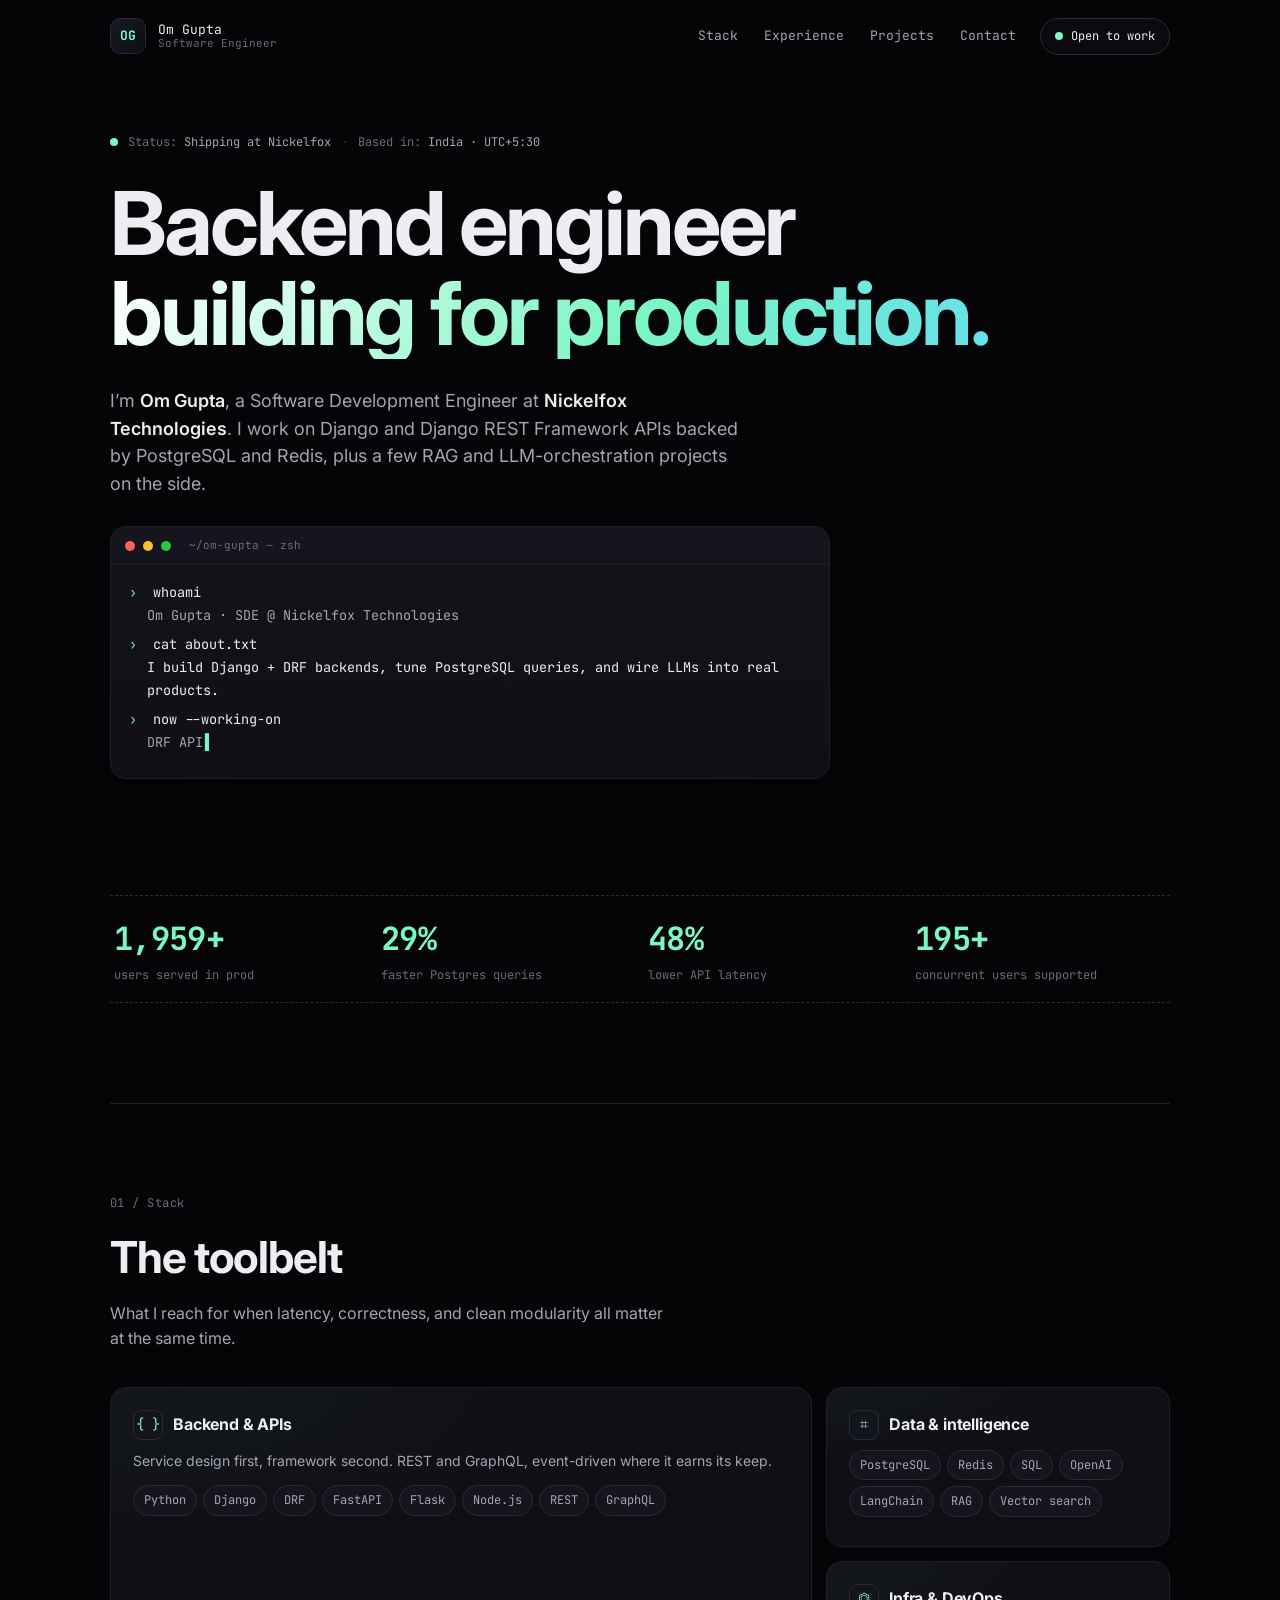
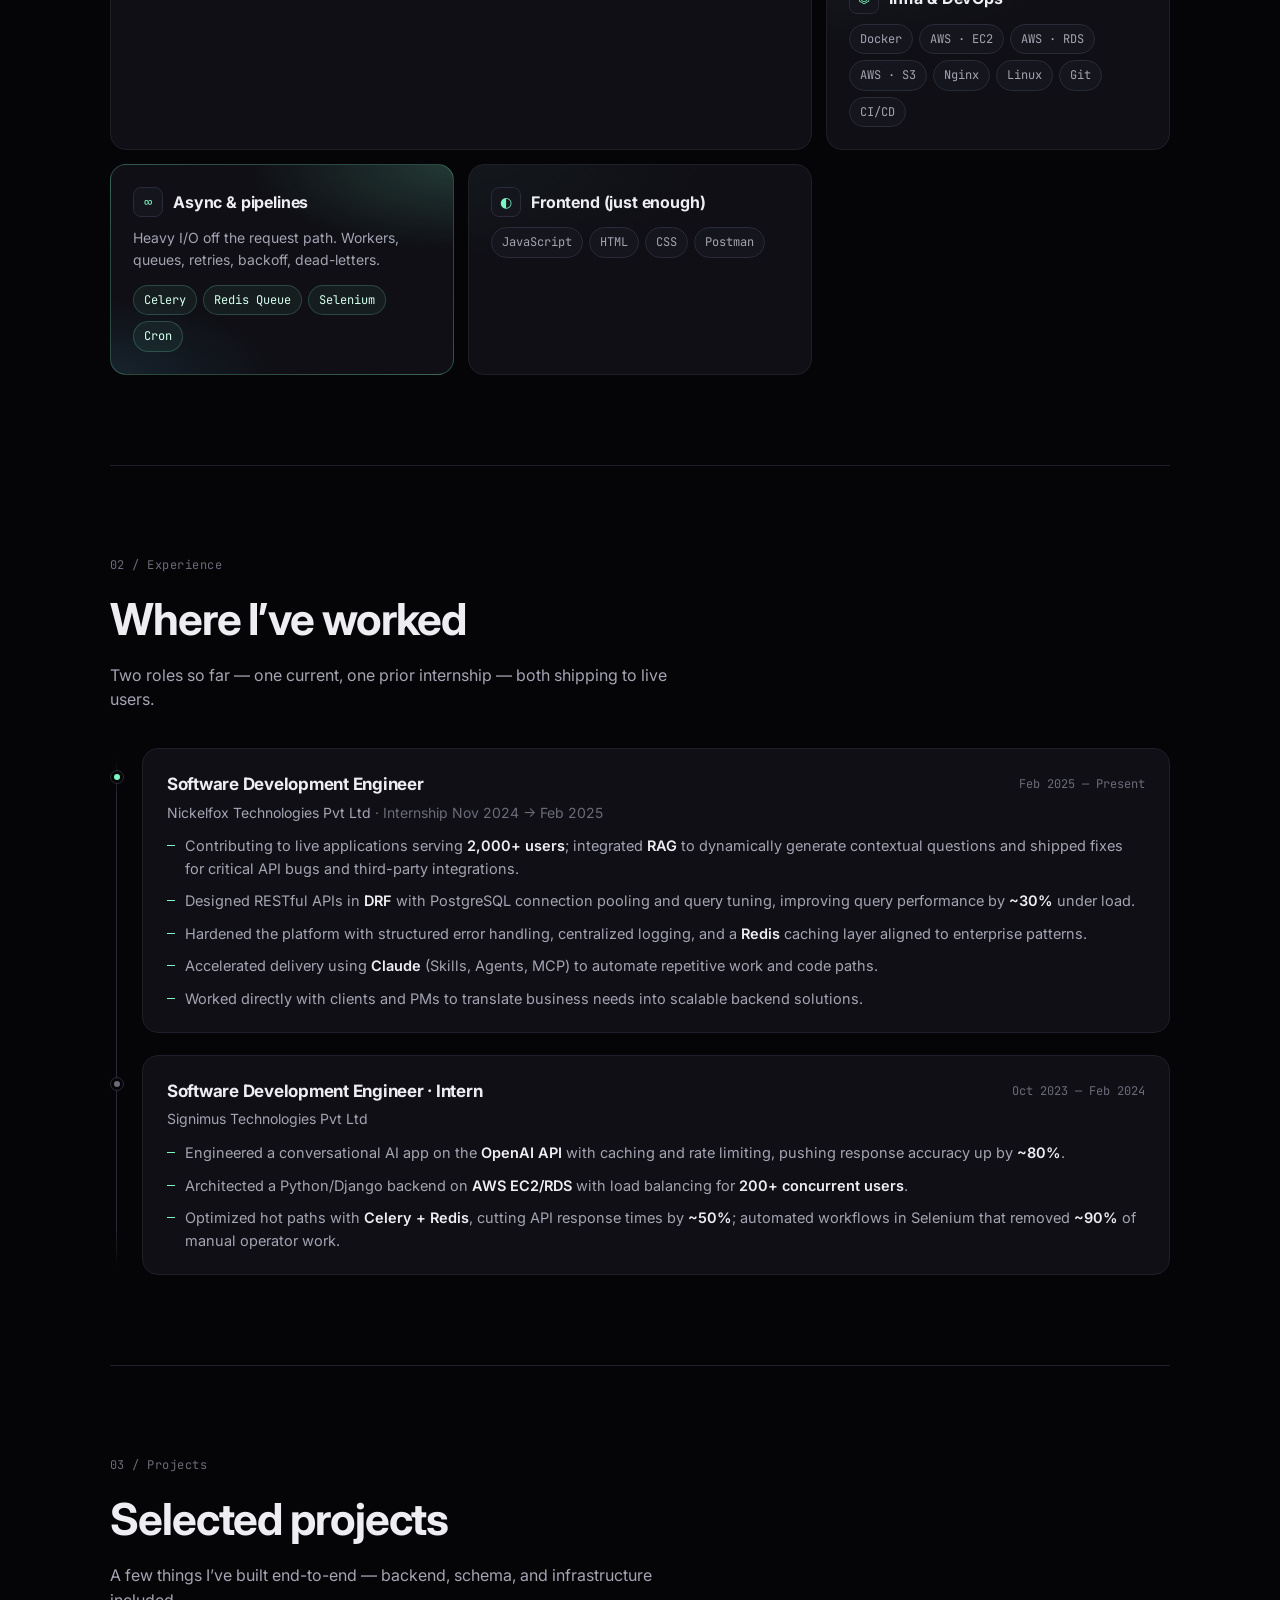
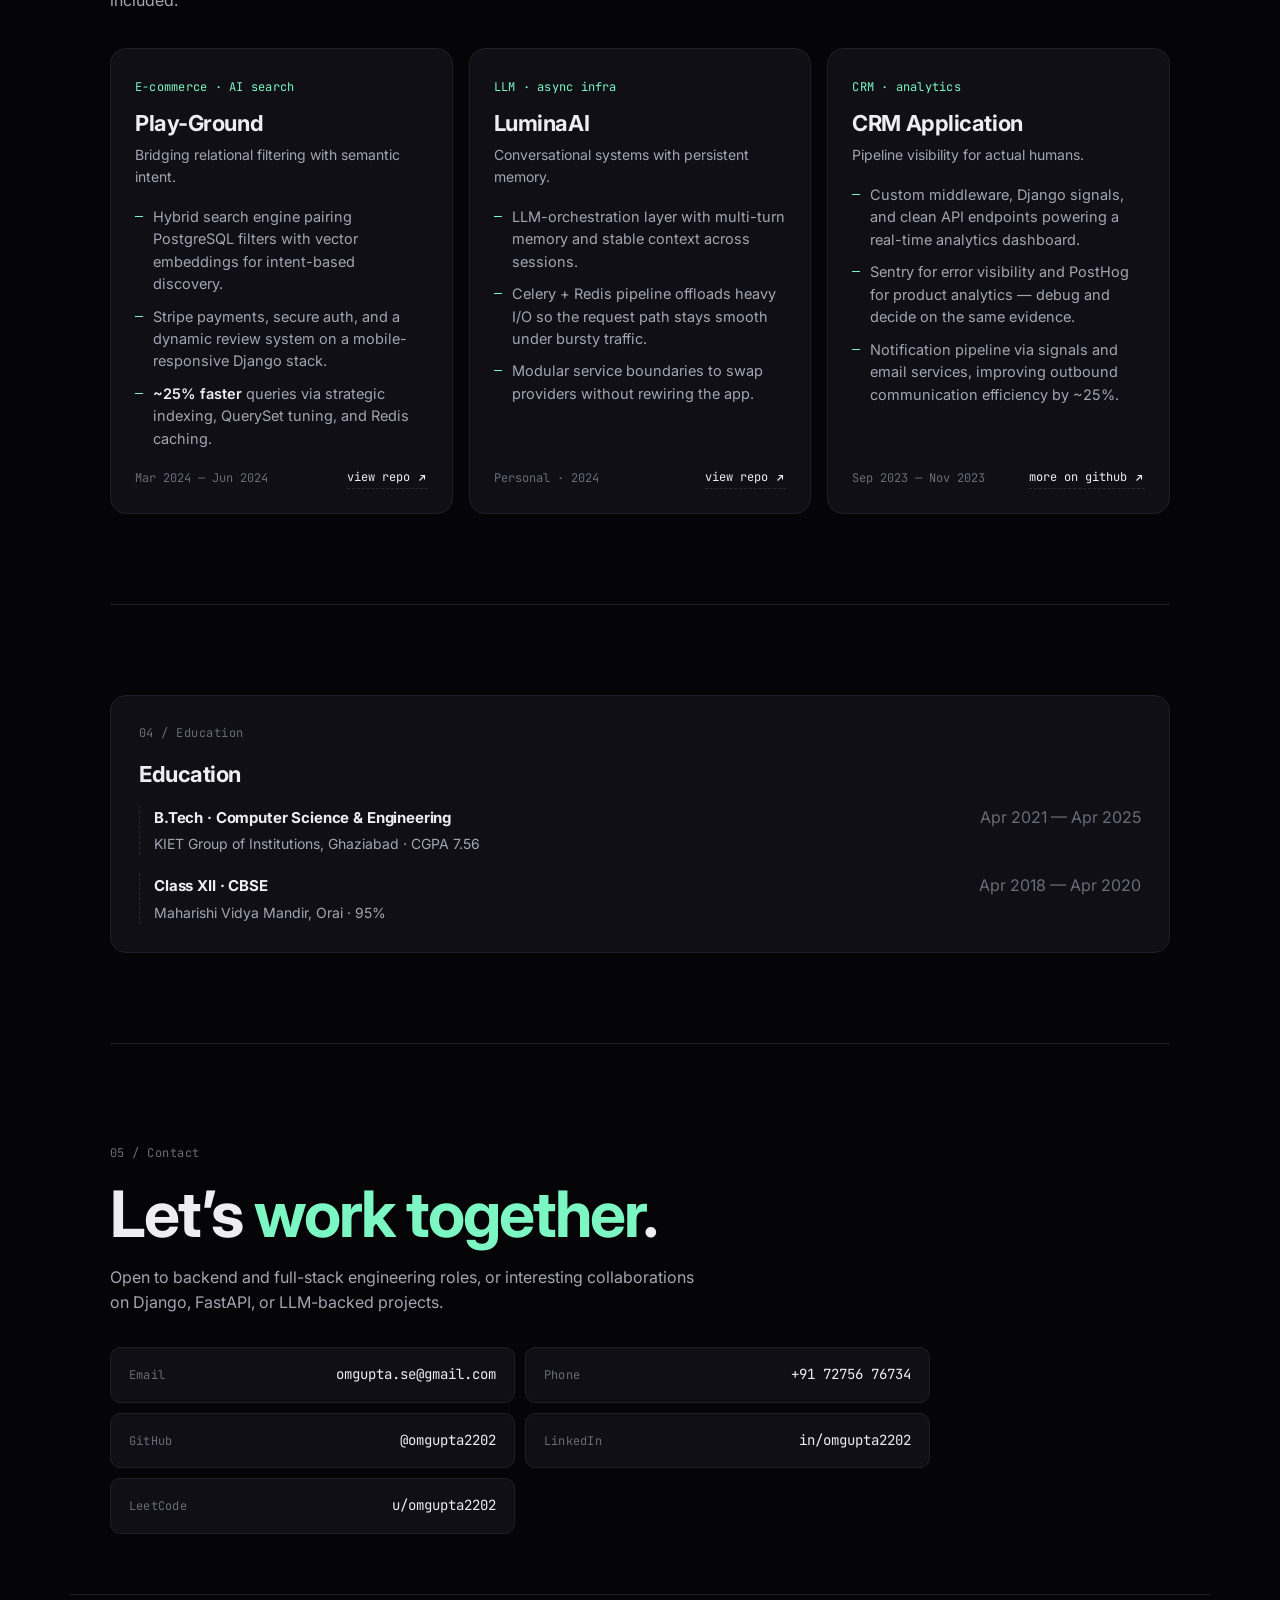
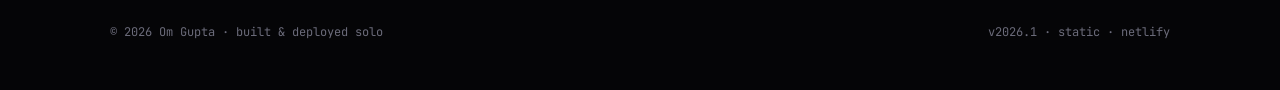
<file: index.html>
<!doctype html>
<html lang="en">
  <head>
    <meta charset="utf-8" />
    <meta name="viewport" content="width=device-width, initial-scale=1, viewport-fit=cover" />
    <meta name="theme-color" content="#050505" />
    <title>Om Gupta — Backend Systems Engineer</title>
    <meta
      name="description"
      content="Om Gupta — Backend Systems Engineer specializing in distributed systems, scalable APIs, and AI orchestration. Sub-100ms responses, zero downtime."
    />
    <meta name="author" content="Om Gupta" />

    <meta property="og:title" content="Om Gupta — Backend Systems Engineer" />
    <meta
      property="og:description"
      content="Distributed systems · AI orchestration · Sub-100ms responses."
    />
    <meta property="og:type" content="website" />

    <link rel="preconnect" href="https://fonts.googleapis.com" />
    <link rel="preconnect" href="https://fonts.gstatic.com" crossorigin />
    <link
      href="https://fonts.googleapis.com/css2?family=Inter:wght@300;400;500;600;700;800&family=JetBrains+Mono:wght@300;400;500;600;700&display=swap"
      rel="stylesheet"
    />
    <link rel="stylesheet" href="styles.css" />
  </head>
  <body>
    <!-- Ambient grid + gradient backdrop -->
    <div class="backdrop" aria-hidden="true">
      <div class="backdrop__grid"></div>
      <div class="backdrop__glow backdrop__glow--a"></div>
      <div class="backdrop__glow backdrop__glow--b"></div>
    </div>

    <!-- Top navigation -->
    <header class="nav">
      <a href="#top" class="nav__brand">
        <span class="nav__brand-mark">OG</span>
        <span class="nav__brand-meta">
          <span class="nav__brand-name">Om Gupta</span>
          <span class="nav__brand-role">Software Engineer</span>
        </span>
      </a>
      <nav class="nav__links">
        <a href="#stack">Stack</a>
        <a href="#experience">Experience</a>
        <a href="#projects">Projects</a>
        <a href="#contact">Contact</a>
      </nav>
      <a class="nav__cta" href="mailto:omgupta.se@gmail.com">
        <span class="dot dot--live"></span>
        <span>Open to work</span>
      </a>
    </header>

    <main id="top">
      <!-- Hero -->
      <section class="hero">
        <div class="hero__meta">
          <span class="dot dot--live"></span>
          <span class="hero__meta-text">
            <span class="muted">Status:</span> Shipping at Nickelfox
          </span>
          <span class="hero__meta-sep">·</span>
          <span class="hero__meta-text">
            <span class="muted">Based in:</span> India · UTC+5:30
          </span>
        </div>

        <h1 class="hero__title">
          <span class="hero__title-line">Backend engineer</span>
          <span class="hero__title-line hero__title-line--accent">building for production.</span>
        </h1>

        <p class="hero__sub">
          I’m <strong>Om Gupta</strong>, a Software Development Engineer at
          <strong>Nickelfox Technologies</strong>. I work on Django and
          Django REST Framework APIs backed by PostgreSQL and Redis, plus
          a few RAG and LLM-orchestration projects on the side.
        </p>

        <!-- Terminal card -->
        <div class="terminal" role="presentation">
          <div class="terminal__chrome">
            <span class="terminal__dot terminal__dot--r"></span>
            <span class="terminal__dot terminal__dot--y"></span>
            <span class="terminal__dot terminal__dot--g"></span>
            <span class="terminal__title">~/om-gupta — zsh</span>
          </div>
          <div class="terminal__body">
            <p><span class="prompt">›</span> whoami</p>
            <p class="out">Om Gupta · SDE @ Nickelfox Technologies</p>
            <p><span class="prompt">›</span> cat about.txt</p>
            <p class="out quote">
              I build Django + DRF backends, tune PostgreSQL queries, and
              wire LLMs into real products.
            </p>
            <p><span class="prompt">›</span> now --working-on</p>
            <p class="out" id="now-line">
              <span class="rotator" data-words='["DRF APIs at Nickelfox","RAG-based contextual question generation","PostgreSQL query tuning","Redis caching layers","Celery task pipelines"]'>DRF APIs at Nickelfox</span><span class="caret">▌</span>
            </p>
          </div>
        </div>

        <div class="hero__ctas">
          <a class="btn btn--primary" href="#projects">
            See engineering highlights
            <svg width="14" height="14" viewBox="0 0 24 24" fill="none" stroke="currentColor" stroke-width="2.2"><path d="M5 12h14M13 5l7 7-7 7"/></svg>
          </a>
          <a class="btn btn--ghost" href="mailto:omgupta.se@gmail.com">
            omgupta.se@gmail.com
          </a>
        </div>

        <!-- Live stats strip -->
        <ul class="stats" aria-label="Engineering impact">
          <li>
            <span class="stats__num" data-target="2000" data-suffix="+">0</span>
            <span class="stats__label">users served in prod</span>
          </li>
          <li>
            <span class="stats__num" data-target="30" data-suffix="%">0</span>
            <span class="stats__label">faster Postgres queries</span>
          </li>
          <li>
            <span class="stats__num" data-target="50" data-suffix="%">0</span>
            <span class="stats__label">lower API latency</span>
          </li>
          <li>
            <span class="stats__num" data-target="200" data-suffix="+">0</span>
            <span class="stats__label">concurrent users supported</span>
          </li>
        </ul>
      </section>

      <!-- Tech stack: bento -->
      <section id="stack" class="section">
        <header class="section__head">
          <span class="section__index">01 / Stack</span>
          <h2 class="section__title">The toolbelt</h2>
          <p class="section__lede">
            What I reach for when latency, correctness, and clean modularity
            all matter at the same time.
          </p>
        </header>

        <div class="bento">
          <article class="bento__card bento__card--lg">
            <header class="bento__head">
              <span class="bento__icon">{ }</span>
              <h3>Backend &amp; APIs</h3>
            </header>
            <p class="bento__lede">
              Service design first, framework second. REST and GraphQL,
              event-driven where it earns its keep.
            </p>
            <ul class="chips">
              <li>Python</li>
              <li>Django</li>
              <li>DRF</li>
              <li>FastAPI</li>
              <li>Flask</li>
              <li>Node.js</li>
              <li>REST</li>
              <li>GraphQL</li>
            </ul>
          </article>

          <article class="bento__card">
            <header class="bento__head">
              <span class="bento__icon">⌗</span>
              <h3>Data &amp; intelligence</h3>
            </header>
            <ul class="chips">
              <li>PostgreSQL</li>
              <li>Redis</li>
              <li>SQL</li>
              <li>OpenAI</li>
              <li>LangChain</li>
              <li>RAG</li>
              <li>Vector search</li>
            </ul>
          </article>

          <article class="bento__card">
            <header class="bento__head">
              <span class="bento__icon">⏣</span>
              <h3>Infra &amp; DevOps</h3>
            </header>
            <ul class="chips">
              <li>Docker</li>
              <li>AWS · EC2</li>
              <li>AWS · RDS</li>
              <li>AWS · S3</li>
              <li>Nginx</li>
              <li>Linux</li>
              <li>Git</li>
              <li>CI/CD</li>
            </ul>
          </article>

          <article class="bento__card bento__card--accent">
            <header class="bento__head">
              <span class="bento__icon">∞</span>
              <h3>Async &amp; pipelines</h3>
            </header>
            <p class="bento__lede">
              Heavy I/O off the request path. Workers, queues, retries,
              backoff, dead-letters.
            </p>
            <ul class="chips">
              <li>Celery</li>
              <li>Redis Queue</li>
              <li>Selenium</li>
              <li>Cron</li>
            </ul>
          </article>

          <article class="bento__card">
            <header class="bento__head">
              <span class="bento__icon">◐</span>
              <h3>Frontend (just enough)</h3>
            </header>
            <ul class="chips">
              <li>JavaScript</li>
              <li>HTML</li>
              <li>CSS</li>
              <li>Postman</li>
            </ul>
          </article>
        </div>
      </section>

      <!-- Experience timeline -->
      <section id="experience" class="section">
        <header class="section__head">
          <span class="section__index">02 / Experience</span>
          <h2 class="section__title">Where I’ve worked</h2>
          <p class="section__lede">
            Two roles so far — one current, one prior internship — both
            shipping to live users.
          </p>
        </header>

        <ol class="timeline">
          <li class="timeline__item">
            <div class="timeline__marker">
              <span class="dot dot--live"></span>
            </div>
            <article class="timeline__card">
              <header class="timeline__head">
                <div>
                  <h3 class="timeline__role">Software Development Engineer</h3>
                  <p class="timeline__org">
                    Nickelfox Technologies Pvt Ltd
                    <span class="muted">· Internship Nov 2024 → Feb 2025</span>
                  </p>
                </div>
                <span class="timeline__when">Feb 2025 — Present</span>
              </header>
              <ul class="bullets">
                <li>
                  Contributing to live applications serving
                  <strong>2,000+ users</strong>; integrated
                  <strong>RAG</strong> to dynamically generate contextual
                  questions and shipped fixes for critical API bugs and
                  third-party integrations.
                </li>
                <li>
                  Designed RESTful APIs in <strong>DRF</strong> with
                  PostgreSQL connection pooling and query tuning, improving
                  query performance by <strong>~30%</strong> under load.
                </li>
                <li>
                  Hardened the platform with structured error handling,
                  centralized logging, and a <strong>Redis</strong> caching
                  layer aligned to enterprise patterns.
                </li>
                <li>
                  Accelerated delivery using <strong>Claude</strong> (Skills,
                  Agents, MCP) to automate repetitive work and code paths.
                </li>
                <li>
                  Worked directly with clients and PMs to translate business
                  needs into scalable backend solutions.
                </li>
              </ul>
            </article>
          </li>

          <li class="timeline__item">
            <div class="timeline__marker">
              <span class="dot"></span>
            </div>
            <article class="timeline__card">
              <header class="timeline__head">
                <div>
                  <h3 class="timeline__role">
                    Software Development Engineer · Intern
                  </h3>
                  <p class="timeline__org">Signimus Technologies Pvt Ltd</p>
                </div>
                <span class="timeline__when">Oct 2023 — Feb 2024</span>
              </header>
              <ul class="bullets">
                <li>
                  Engineered a conversational AI app on the
                  <strong>OpenAI API</strong> with caching and rate limiting,
                  pushing response accuracy up by <strong>~80%</strong>.
                </li>
                <li>
                  Architected a Python/Django backend on
                  <strong>AWS EC2/RDS</strong> with load balancing for
                  <strong>200+ concurrent users</strong>.
                </li>
                <li>
                  Optimized hot paths with <strong>Celery + Redis</strong>,
                  cutting API response times by <strong>~50%</strong>;
                  automated workflows in Selenium that removed
                  <strong>~90%</strong> of manual operator work.
                </li>
              </ul>
            </article>
          </li>
        </ol>
      </section>

      <!-- Projects -->
      <section id="projects" class="section">
        <header class="section__head">
          <span class="section__index">03 / Projects</span>
          <h2 class="section__title">Selected projects</h2>
          <p class="section__lede">
            A few things I’ve built end-to-end — backend, schema, and
            infrastructure included.
          </p>
        </header>

        <div class="projects">
          <article class="project">
            <header class="project__head">
              <span class="project__tag">E-commerce · AI search</span>
              <h3 class="project__title">Play-Ground</h3>
              <p class="project__sub">
                Bridging relational filtering with semantic intent.
              </p>
            </header>
            <ul class="bullets">
              <li>
                Hybrid search engine pairing PostgreSQL filters with vector
                embeddings for intent-based discovery.
              </li>
              <li>
                Stripe payments, secure auth, and a dynamic review system on a
                mobile-responsive Django stack.
              </li>
              <li>
                <strong>~25% faster</strong> queries via strategic indexing,
                QuerySet tuning, and Redis caching.
              </li>
            </ul>
            <footer class="project__foot">
              <span class="project__when">Mar 2024 — Jun 2024</span>
              <a
                class="project__link"
                href="https://github.com/omgupta2202/Play-ground"
                target="_blank"
                rel="noopener noreferrer"
              >
                view repo
                <svg width="12" height="12" viewBox="0 0 24 24" fill="none" stroke="currentColor" stroke-width="2.2"><path d="M7 17 17 7M9 7h8v8"/></svg>
              </a>
            </footer>
          </article>

          <article class="project">
            <header class="project__head">
              <span class="project__tag">LLM · async infra</span>
              <h3 class="project__title">LuminaAI</h3>
              <p class="project__sub">
                Conversational systems with persistent memory.
              </p>
            </header>
            <ul class="bullets">
              <li>
                LLM-orchestration layer with multi-turn memory and stable
                context across sessions.
              </li>
              <li>
                Celery + Redis pipeline offloads heavy I/O so the request path
                stays smooth under bursty traffic.
              </li>
              <li>
                Modular service boundaries to swap providers without rewiring
                the app.
              </li>
            </ul>
            <footer class="project__foot">
              <span class="project__when">Personal · 2024</span>
              <a
                class="project__link"
                href="https://github.com/omgupta2202/Lumina-AI"
                target="_blank"
                rel="noopener noreferrer"
              >
                view repo
                <svg width="12" height="12" viewBox="0 0 24 24" fill="none" stroke="currentColor" stroke-width="2.2"><path d="M7 17 17 7M9 7h8v8"/></svg>
              </a>
            </footer>
          </article>

          <article class="project">
            <header class="project__head">
              <span class="project__tag">CRM · analytics</span>
              <h3 class="project__title">CRM Application</h3>
              <p class="project__sub">
                Pipeline visibility for actual humans.
              </p>
            </header>
            <ul class="bullets">
              <li>
                Custom middleware, Django signals, and clean API endpoints
                powering a real-time analytics dashboard.
              </li>
              <li>
                Sentry for error visibility and PostHog for product analytics
                — debug and decide on the same evidence.
              </li>
              <li>
                Notification pipeline via signals and email services,
                improving outbound communication efficiency by ~25%.
              </li>
            </ul>
            <footer class="project__foot">
              <span class="project__when">Sep 2023 — Nov 2023</span>
              <a class="project__link" href="https://github.com/omgupta2202" target="_blank" rel="noopener noreferrer">
                more on github
                <svg width="12" height="12" viewBox="0 0 24 24" fill="none" stroke="currentColor" stroke-width="2.2"><path d="M7 17 17 7M9 7h8v8"/></svg>
              </a>
            </footer>
          </article>
        </div>
      </section>

      <!-- Education -->
      <section class="section">
        <article class="card card--padded">
          <span class="section__index">04 / Education</span>
          <h2 class="card__title">Education</h2>
          <ul class="edu">
            <li>
              <div class="edu__row">
                <h4>B.Tech · Computer Science &amp; Engineering</h4>
                <span class="muted">Apr 2021 — Apr 2025</span>
              </div>
              <p>KIET Group of Institutions, Ghaziabad · CGPA 7.56</p>
            </li>
            <li>
              <div class="edu__row">
                <h4>Class XII · CBSE</h4>
                <span class="muted">Apr 2018 — Apr 2020</span>
              </div>
              <p>Maharishi Vidya Mandir, Orai · 95%</p>
            </li>
          </ul>
        </article>
      </section>

      <!-- Contact -->
      <section id="contact" class="section section--contact">
        <div class="contact">
          <span class="section__index">05 / Contact</span>
          <h2 class="contact__title">
            Let’s <span class="accent">work together</span>.
          </h2>
          <p class="contact__lede">
            Open to backend and full-stack engineering roles, or interesting
            collaborations on Django, FastAPI, or LLM-backed projects.
          </p>

          <div class="contact__grid">
            <a class="contact__link" href="mailto:omgupta.se@gmail.com">
              <span class="contact__label">Email</span>
              <span class="contact__value">omgupta.se@gmail.com</span>
            </a>
            <a class="contact__link" href="tel:+917275676734">
              <span class="contact__label">Phone</span>
              <span class="contact__value">+91 72756 76734</span>
            </a>
            <a
              class="contact__link"
              href="https://github.com/omgupta2202"
              target="_blank"
              rel="noopener noreferrer"
            >
              <span class="contact__label">GitHub</span>
              <span class="contact__value">@omgupta2202</span>
            </a>
            <a
              class="contact__link"
              href="https://www.linkedin.com/in/omgupta2202/"
              target="_blank"
              rel="noopener noreferrer"
            >
              <span class="contact__label">LinkedIn</span>
              <span class="contact__value">in/omgupta2202</span>
            </a>
            <a
              class="contact__link"
              href="https://leetcode.com/u/omgupta2202/"
              target="_blank"
              rel="noopener noreferrer"
            >
              <span class="contact__label">LeetCode</span>
              <span class="contact__value">u/omgupta2202</span>
            </a>
          </div>
        </div>
      </section>
    </main>

    <footer class="foot">
      <span>© <span id="year">2026</span> Om Gupta · built &amp; deployed solo</span>
      <span class="muted">v2026.1 · static · netlify</span>
    </footer>

    <script src="script.js" defer></script>
  </body>
</html>
</file>
<file: styles.css>
/* =========================================================
   Om Gupta — Portfolio v2026
   Single stylesheet · vanilla CSS · no build step
   ========================================================= */

:root {
  --bg: #050507;
  --bg-soft: #0b0b10;
  --surface: #0f0f15;
  --surface-2: #15151d;
  --border: #1f1f2a;
  --border-strong: #2a2a38;
  --text: #ededf2;
  --text-dim: #a4a4b3;
  --text-mute: #6b6b7a;
  --accent: #7cf6c2;          /* mint */
  --accent-2: #5ad4ff;         /* cyan */
  --accent-warm: #ffb38a;      /* warm peach (sparing) */
  --shadow-1: 0 1px 0 rgba(255, 255, 255, 0.04) inset,
              0 20px 60px -30px rgba(0, 0, 0, 0.6);

  --radius-sm: 10px;
  --radius: 16px;
  --radius-lg: 22px;

  --font-sans: "Inter", ui-sans-serif, system-ui, -apple-system,
    "Segoe UI", Roboto, "Helvetica Neue", Arial, sans-serif;
  --font-mono: "JetBrains Mono", ui-monospace, SFMono-Regular, Menlo,
    Monaco, Consolas, monospace;

  --max: 1140px;
  --gutter: clamp(20px, 4vw, 40px);
}

* {
  box-sizing: border-box;
}

html {
  scroll-behavior: smooth;
}

html,
body {
  margin: 0;
  padding: 0;
  background: var(--bg);
  color: var(--text);
  font-family: var(--font-sans);
  font-size: 16px;
  line-height: 1.55;
  -webkit-font-smoothing: antialiased;
  -moz-osx-font-smoothing: grayscale;
  text-rendering: optimizeLegibility;
}

body {
  min-height: 100vh;
  overflow-x: hidden;
}

a {
  color: inherit;
  text-decoration: none;
}

img,
svg {
  display: block;
  max-width: 100%;
}

::selection {
  background: rgba(124, 246, 194, 0.25);
  color: #fff;
}

.muted {
  color: var(--text-mute);
}

.accent {
  color: var(--accent);
}

/* =========================================================
   Backdrop — animated grid + gradient glows
   ========================================================= */

.backdrop {
  position: fixed;
  inset: 0;
  z-index: -1;
  pointer-events: none;
  overflow: hidden;
}

.backdrop__grid {
  position: absolute;
  inset: -2px;
  background-image:
    linear-gradient(to right, rgba(255, 255, 255, 0.035) 1px, transparent 1px),
    linear-gradient(to bottom, rgba(255, 255, 255, 0.035) 1px, transparent 1px);
  background-size: 56px 56px;
  mask-image: radial-gradient(
    ellipse 80% 60% at 50% 10%,
    #000 30%,
    transparent 80%
  );
  -webkit-mask-image: radial-gradient(
    ellipse 80% 60% at 50% 10%,
    #000 30%,
    transparent 80%
  );
}

.backdrop__glow {
  position: absolute;
  border-radius: 50%;
  filter: blur(120px);
  opacity: 0.55;
  will-change: transform;
}

.backdrop__glow--a {
  width: 520px;
  height: 520px;
  top: -120px;
  left: -80px;
  background: radial-gradient(circle, rgba(124, 246, 194, 0.35), transparent 70%);
  animation: drift1 18s ease-in-out infinite alternate;
}

.backdrop__glow--b {
  width: 600px;
  height: 600px;
  top: 120px;
  right: -160px;
  background: radial-gradient(circle, rgba(90, 212, 255, 0.25), transparent 70%);
  animation: drift2 22s ease-in-out infinite alternate;
}

@keyframes drift1 {
  to { transform: translate3d(60px, 40px, 0); }
}
@keyframes drift2 {
  to { transform: translate3d(-50px, 70px, 0); }
}

/* =========================================================
   Navigation
   ========================================================= */

.nav {
  position: sticky;
  top: 0;
  z-index: 50;
  display: flex;
  align-items: center;
  gap: 24px;
  padding: 18px var(--gutter);
  max-width: var(--max);
  margin: 0 auto;
  backdrop-filter: blur(10px);
  -webkit-backdrop-filter: blur(10px);
}

.nav::before {
  content: "";
  position: absolute;
  inset: 0;
  background: linear-gradient(
    to bottom,
    rgba(5, 5, 7, 0.72) 0%,
    rgba(5, 5, 7, 0) 100%
  );
  z-index: -1;
}

.nav__brand {
  display: inline-flex;
  align-items: center;
  gap: 12px;
  margin-right: auto;
}

.nav__brand-mark {
  display: inline-grid;
  place-items: center;
  width: 36px;
  height: 36px;
  border-radius: 10px;
  background: linear-gradient(135deg, #1a1a25, #0c0c12);
  border: 1px solid var(--border-strong);
  font-family: var(--font-mono);
  font-weight: 700;
  font-size: 13px;
  color: var(--accent);
  letter-spacing: 0.02em;
}

.nav__brand-meta {
  display: flex;
  flex-direction: column;
  line-height: 1.1;
}

.nav__brand-name {
  font-family: var(--font-mono);
  font-size: 13px;
  color: var(--text);
}

.nav__brand-role {
  font-family: var(--font-mono);
  font-size: 11px;
  color: var(--text-mute);
}

.nav__links {
  display: flex;
  gap: 26px;
  font-family: var(--font-mono);
  font-size: 13px;
  color: var(--text-dim);
}

.nav__links a {
  position: relative;
  transition: color 0.2s ease;
}

.nav__links a:hover {
  color: var(--text);
}

.nav__links a::after {
  content: "";
  position: absolute;
  left: 0;
  right: 0;
  bottom: -6px;
  height: 1px;
  background: var(--accent);
  transform: scaleX(0);
  transform-origin: left;
  transition: transform 0.25s ease;
}

.nav__links a:hover::after {
  transform: scaleX(1);
}

.nav__cta {
  display: inline-flex;
  align-items: center;
  gap: 8px;
  padding: 8px 14px;
  border: 1px solid var(--border-strong);
  border-radius: 999px;
  font-family: var(--font-mono);
  font-size: 12px;
  color: var(--text);
  background: rgba(15, 15, 21, 0.6);
  transition: border-color 0.2s ease, transform 0.2s ease;
}

.nav__cta:hover {
  border-color: var(--accent);
  transform: translateY(-1px);
}

/* Live dot */
.dot {
  width: 8px;
  height: 8px;
  border-radius: 50%;
  background: var(--text-mute);
  display: inline-block;
}

.dot--live {
  position: relative;
  background: var(--accent);
  box-shadow: 0 0 0 0 rgba(124, 246, 194, 0.6);
  animation: pulse 2.2s infinite;
}

@keyframes pulse {
  0%   { box-shadow: 0 0 0 0 rgba(124, 246, 194, 0.55); }
  70%  { box-shadow: 0 0 0 12px rgba(124, 246, 194, 0); }
  100% { box-shadow: 0 0 0 0 rgba(124, 246, 194, 0); }
}

/* =========================================================
   Hero
   ========================================================= */

main {
  max-width: var(--max);
  margin: 0 auto;
  padding: 0 var(--gutter);
}

.hero {
  padding: 60px 0 100px;
  display: flex;
  flex-direction: column;
  gap: 28px;
}

.hero__meta {
  display: inline-flex;
  align-items: center;
  gap: 10px;
  font-family: var(--font-mono);
  font-size: 12px;
  color: var(--text-dim);
  flex-wrap: wrap;
}

.hero__meta-sep {
  color: var(--border-strong);
}

.hero__title {
  font-size: clamp(40px, 7.5vw, 88px);
  font-weight: 700;
  letter-spacing: -0.035em;
  line-height: 1.02;
  margin: 0;
}

.hero__title-line {
  display: block;
}

.hero__title-line--accent {
  background: linear-gradient(120deg, #fff 0%, var(--accent) 50%, var(--accent-2) 100%);
  -webkit-background-clip: text;
  background-clip: text;
  color: transparent;
}

.hero__sub {
  max-width: 640px;
  font-size: clamp(15px, 1.6vw, 18px);
  color: var(--text-dim);
  margin: 0;
}

.hero__sub strong {
  color: var(--text);
  font-weight: 600;
}

.hero__sub em {
  font-style: normal;
  color: var(--accent);
}

/* Terminal card */
.terminal {
  border: 1px solid var(--border);
  border-radius: var(--radius);
  background:
    linear-gradient(180deg, rgba(255,255,255,0.02), rgba(255,255,255,0)) ,
    var(--surface);
  box-shadow: var(--shadow-1);
  overflow: hidden;
  max-width: 720px;
}

.terminal__chrome {
  display: flex;
  align-items: center;
  gap: 8px;
  padding: 10px 14px;
  border-bottom: 1px solid var(--border);
  background: var(--surface-2);
  font-family: var(--font-mono);
  font-size: 11px;
  color: var(--text-mute);
}

.terminal__dot {
  width: 10px;
  height: 10px;
  border-radius: 50%;
}
.terminal__dot--r { background: #ff5f56; }
.terminal__dot--y { background: #ffbd2e; }
.terminal__dot--g { background: #27c93f; }

.terminal__title {
  margin-left: 10px;
}

.terminal__body {
  padding: 16px 18px 18px;
  font-family: var(--font-mono);
  font-size: 13.5px;
  line-height: 1.7;
}

.terminal__body p {
  margin: 0;
}

.terminal__body .prompt {
  color: var(--accent);
  margin-right: 8px;
}

.terminal__body .out {
  color: var(--text-dim);
  padding-left: 18px;
  margin-bottom: 6px;
}

.terminal__body .quote {
  color: var(--text);
}

.caret {
  display: inline-block;
  margin-left: 2px;
  color: var(--accent);
  animation: blink 1.05s steps(1) infinite;
}

@keyframes blink {
  50% { opacity: 0; }
}

/* CTAs */
.hero__ctas {
  display: flex;
  gap: 12px;
  flex-wrap: wrap;
}

.btn {
  display: inline-flex;
  align-items: center;
  gap: 8px;
  padding: 11px 18px;
  border-radius: 999px;
  font-family: var(--font-mono);
  font-size: 13px;
  border: 1px solid var(--border-strong);
  transition: transform 0.2s ease, border-color 0.2s ease,
    background 0.2s ease, color 0.2s ease;
}

.btn--primary {
  background: var(--text);
  color: #0a0a10;
  border-color: var(--text);
}

.btn--primary:hover {
  transform: translateY(-1px);
  background: var(--accent);
  border-color: var(--accent);
}

.btn--ghost {
  background: transparent;
  color: var(--text);
}

.btn--ghost:hover {
  border-color: var(--accent);
  color: var(--accent);
  transform: translateY(-1px);
}

/* Stats strip */
.stats {
  list-style: none;
  margin: 16px 0 0;
  padding: 18px 4px;
  display: grid;
  grid-template-columns: repeat(4, minmax(0, 1fr));
  gap: 16px;
  border-top: 1px dashed var(--border-strong);
  border-bottom: 1px dashed var(--border-strong);
}

.stats li {
  display: flex;
  flex-direction: column;
  gap: 2px;
}

.stats__num {
  font-family: var(--font-mono);
  font-size: clamp(22px, 3.4vw, 32px);
  font-weight: 700;
  color: var(--accent);
  letter-spacing: -0.02em;
}

.stats__label {
  font-size: 12px;
  color: var(--text-mute);
  font-family: var(--font-mono);
}

/* =========================================================
   Sections
   ========================================================= */

.section {
  padding: 90px 0;
  border-top: 1px solid var(--border);
}

.section--split {
  display: grid;
  grid-template-columns: 1fr 1fr;
  gap: 24px;
}

.section__head {
  display: flex;
  flex-direction: column;
  gap: 10px;
  margin-bottom: 36px;
  max-width: 720px;
}

.section__index {
  font-family: var(--font-mono);
  font-size: 12px;
  letter-spacing: 0.04em;
  color: var(--text-mute);
}

.section__title {
  font-size: clamp(28px, 4.4vw, 44px);
  letter-spacing: -0.025em;
  margin: 0;
  font-weight: 700;
}

.section__lede {
  color: var(--text-dim);
  margin: 0;
  max-width: 56ch;
}

/* =========================================================
   Bento — tech stack
   ========================================================= */

.bento {
  display: grid;
  grid-template-columns: repeat(6, 1fr);
  grid-auto-rows: minmax(160px, auto);
  gap: 14px;
}

.bento__card {
  grid-column: span 3;
  position: relative;
  padding: 22px;
  border: 1px solid var(--border);
  border-radius: var(--radius);
  background:
    radial-gradient(120% 80% at 0% 0%, rgba(124, 246, 194, 0.04), transparent 60%),
    var(--surface);
  transition: transform 0.25s ease, border-color 0.25s ease;
  overflow: hidden;
}

.bento__card:hover {
  transform: translateY(-2px);
  border-color: var(--border-strong);
}

.bento__card--lg {
  grid-column: span 4;
  grid-row: span 2;
}

.bento__card--lg ~ .bento__card {
  grid-column: span 2;
}

.bento__card--accent {
  background:
    radial-gradient(120% 80% at 100% 0%, rgba(124, 246, 194, 0.18), transparent 50%),
    radial-gradient(80% 60% at 0% 100%, rgba(90, 212, 255, 0.10), transparent 60%),
    var(--surface);
  border-color: rgba(124, 246, 194, 0.25);
}

.bento__head {
  display: flex;
  align-items: center;
  gap: 10px;
  margin-bottom: 10px;
}

.bento__head h3 {
  margin: 0;
  font-size: 16px;
  letter-spacing: -0.01em;
}

.bento__icon {
  display: inline-grid;
  place-items: center;
  width: 30px;
  height: 30px;
  border-radius: 8px;
  background: var(--surface-2);
  border: 1px solid var(--border-strong);
  font-family: var(--font-mono);
  font-size: 14px;
  color: var(--accent);
}

.bento__lede {
  color: var(--text-dim);
  font-size: 14px;
  margin: 0 0 14px;
}

.chips {
  list-style: none;
  margin: 0;
  padding: 0;
  display: flex;
  flex-wrap: wrap;
  gap: 6px;
}

.chips li {
  font-family: var(--font-mono);
  font-size: 12px;
  padding: 5px 10px;
  border-radius: 999px;
  background: var(--surface-2);
  border: 1px solid var(--border-strong);
  color: var(--text-dim);
}

.bento__card--accent .chips li {
  background: rgba(124, 246, 194, 0.06);
  border-color: rgba(124, 246, 194, 0.2);
  color: #d6ffec;
}

/* =========================================================
   Timeline — experience
   ========================================================= */

.timeline {
  list-style: none;
  margin: 0;
  padding: 0;
  position: relative;
}

.timeline::before {
  content: "";
  position: absolute;
  top: 8px;
  bottom: 8px;
  left: 6px;
  width: 1px;
  background: linear-gradient(
    to bottom,
    transparent,
    var(--border-strong) 8%,
    var(--border-strong) 92%,
    transparent
  );
}

.timeline__item {
  position: relative;
  padding-left: 32px;
  margin-bottom: 22px;
}

.timeline__item:last-child {
  margin-bottom: 0;
}

.timeline__marker {
  position: absolute;
  left: 0;
  top: 22px;
  width: 14px;
  height: 14px;
  border-radius: 50%;
  background: var(--bg);
  border: 1px solid var(--border-strong);
  display: grid;
  place-items: center;
}

.timeline__marker .dot {
  width: 6px;
  height: 6px;
}

.timeline__card {
  border: 1px solid var(--border);
  background: var(--surface);
  border-radius: var(--radius);
  padding: 22px 24px;
  transition: border-color 0.25s ease;
}

.timeline__card:hover {
  border-color: var(--border-strong);
}

.timeline__head {
  display: flex;
  align-items: flex-start;
  justify-content: space-between;
  gap: 16px;
  flex-wrap: wrap;
  margin-bottom: 12px;
}

.timeline__role {
  margin: 0;
  font-size: 17px;
  letter-spacing: -0.015em;
}

.timeline__org {
  margin: 4px 0 0;
  color: var(--text-dim);
  font-size: 14px;
}

.timeline__when {
  font-family: var(--font-mono);
  font-size: 12px;
  color: var(--text-mute);
  white-space: nowrap;
  padding-top: 4px;
}

/* Bullets */
.bullets {
  list-style: none;
  margin: 0;
  padding: 0;
  display: flex;
  flex-direction: column;
  gap: 10px;
  color: var(--text-dim);
  font-size: 14.5px;
}

.bullets li {
  padding-left: 18px;
  position: relative;
}

.bullets li::before {
  content: "";
  position: absolute;
  left: 0;
  top: 10px;
  width: 8px;
  height: 1px;
  background: var(--accent);
}

.bullets strong {
  color: var(--text);
  font-weight: 600;
}

/* =========================================================
   Projects
   ========================================================= */

.projects {
  display: grid;
  grid-template-columns: repeat(3, minmax(0, 1fr));
  gap: 16px;
}

.project {
  display: flex;
  flex-direction: column;
  border: 1px solid var(--border);
  background: var(--surface);
  border-radius: var(--radius);
  padding: 24px;
  transition: transform 0.25s ease, border-color 0.25s ease,
    background 0.25s ease;
  position: relative;
  overflow: hidden;
}

.project::before {
  content: "";
  position: absolute;
  inset: 0;
  background: radial-gradient(
    400px 200px at var(--mx, 50%) var(--my, 0%),
    rgba(124, 246, 194, 0.08),
    transparent 60%
  );
  opacity: 0;
  transition: opacity 0.3s ease;
  pointer-events: none;
}

.project:hover {
  transform: translateY(-3px);
  border-color: var(--border-strong);
}

.project:hover::before {
  opacity: 1;
}

.project__tag {
  font-family: var(--font-mono);
  font-size: 12px;
  letter-spacing: 0.02em;
  color: var(--accent);
}

.project__title {
  margin: 8px 0 4px;
  font-size: 22px;
  letter-spacing: -0.02em;
}

.project__sub {
  margin: 0 0 18px;
  color: var(--text-dim);
  font-size: 14px;
}

.project__foot {
  margin-top: auto;
  padding-top: 18px;
  display: flex;
  justify-content: space-between;
  align-items: center;
  font-family: var(--font-mono);
  font-size: 12px;
  color: var(--text-mute);
}

.project__link {
  display: inline-flex;
  align-items: center;
  gap: 6px;
  color: var(--text);
  border-bottom: 1px dashed var(--border-strong);
  padding-bottom: 1px;
  transition: color 0.2s ease, border-color 0.2s ease;
}

.project__link:hover {
  color: var(--accent);
  border-color: var(--accent);
}

/* =========================================================
   Education + community split cards
   ========================================================= */

.card {
  border: 1px solid var(--border);
  background: var(--surface);
  border-radius: var(--radius);
}

.card--padded {
  padding: 28px;
  display: flex;
  flex-direction: column;
  gap: 14px;
}

.card__title {
  margin: 0;
  font-size: 22px;
  letter-spacing: -0.02em;
}

.edu {
  list-style: none;
  margin: 0;
  padding: 0;
  display: flex;
  flex-direction: column;
  gap: 18px;
}

.edu li {
  border-left: 1px dashed var(--border-strong);
  padding-left: 14px;
}

.edu__row {
  display: flex;
  justify-content: space-between;
  gap: 12px;
  flex-wrap: wrap;
  align-items: baseline;
}

.edu h4 {
  margin: 0;
  font-size: 15px;
  letter-spacing: -0.01em;
}

.edu p {
  margin: 4px 0 0;
  color: var(--text-dim);
  font-size: 14px;
}

.por h4 {
  margin: 0;
  font-size: 15px;
}

.por p {
  margin: 4px 0 12px;
  font-size: 13px;
}

/* =========================================================
   Contact
   ========================================================= */

.section--contact {
  border-top: 1px solid var(--border);
  padding: 100px 0 60px;
}

.contact {
  display: flex;
  flex-direction: column;
  gap: 18px;
  max-width: 820px;
}

.contact__title {
  font-size: clamp(36px, 6vw, 64px);
  letter-spacing: -0.03em;
  line-height: 1.05;
  margin: 0;
}

.contact__lede {
  color: var(--text-dim);
  margin: 0;
  max-width: 60ch;
}

.contact__grid {
  margin-top: 14px;
  display: grid;
  grid-template-columns: repeat(2, minmax(0, 1fr));
  gap: 10px;
}

.contact__link {
  display: flex;
  align-items: baseline;
  justify-content: space-between;
  gap: 18px;
  padding: 16px 18px;
  border: 1px solid var(--border);
  background: var(--surface);
  border-radius: var(--radius-sm);
  transition: border-color 0.2s ease, background 0.2s ease,
    transform 0.2s ease;
}

.contact__link:hover {
  border-color: var(--accent);
  transform: translateY(-1px);
}

.contact__label {
  font-family: var(--font-mono);
  font-size: 12px;
  letter-spacing: 0.02em;
  color: var(--text-mute);
}

.contact__value {
  font-family: var(--font-mono);
  font-size: 14px;
  color: var(--text);
}

/* =========================================================
   Footer
   ========================================================= */

.foot {
  max-width: var(--max);
  margin: 0 auto;
  padding: 28px var(--gutter) 48px;
  display: flex;
  justify-content: space-between;
  gap: 12px;
  flex-wrap: wrap;
  font-family: var(--font-mono);
  font-size: 12px;
  color: var(--text-mute);
  border-top: 1px solid var(--border);
}

/* =========================================================
   Reveal-on-scroll
   ========================================================= */

.reveal {
  opacity: 0;
  transform: translateY(14px);
  transition: opacity 0.7s ease, transform 0.7s ease;
}

.reveal.is-visible {
  opacity: 1;
  transform: none;
}

/* =========================================================
   Responsive
   ========================================================= */

@media (max-width: 920px) {
  .nav__links { display: none; }

  .bento { grid-template-columns: repeat(2, 1fr); }
  .bento__card,
  .bento__card--lg,
  .bento__card--lg ~ .bento__card { grid-column: span 2; }

  .projects { grid-template-columns: 1fr; }

  .section--split { grid-template-columns: 1fr; }

  .stats { grid-template-columns: repeat(2, 1fr); }
}

@media (max-width: 560px) {
  .hero { padding: 32px 0 64px; }
  .section { padding: 64px 0; }
  .section--contact { padding: 72px 0 40px; }
  .nav { gap: 12px; }
  .nav__brand-meta { display: none; }
  .nav__cta span:not(.dot) { font-size: 11px; }

  .terminal__body { font-size: 12.5px; }

  .timeline__head { flex-direction: column; gap: 4px; }
  .contact__grid { grid-template-columns: 1fr; }
}

@media (prefers-reduced-motion: reduce) {
  *,
  *::before,
  *::after {
    animation-duration: 0.001ms !important;
    animation-iteration-count: 1 !important;
    transition-duration: 0.001ms !important;
    scroll-behavior: auto !important;
  }
}
</file>
